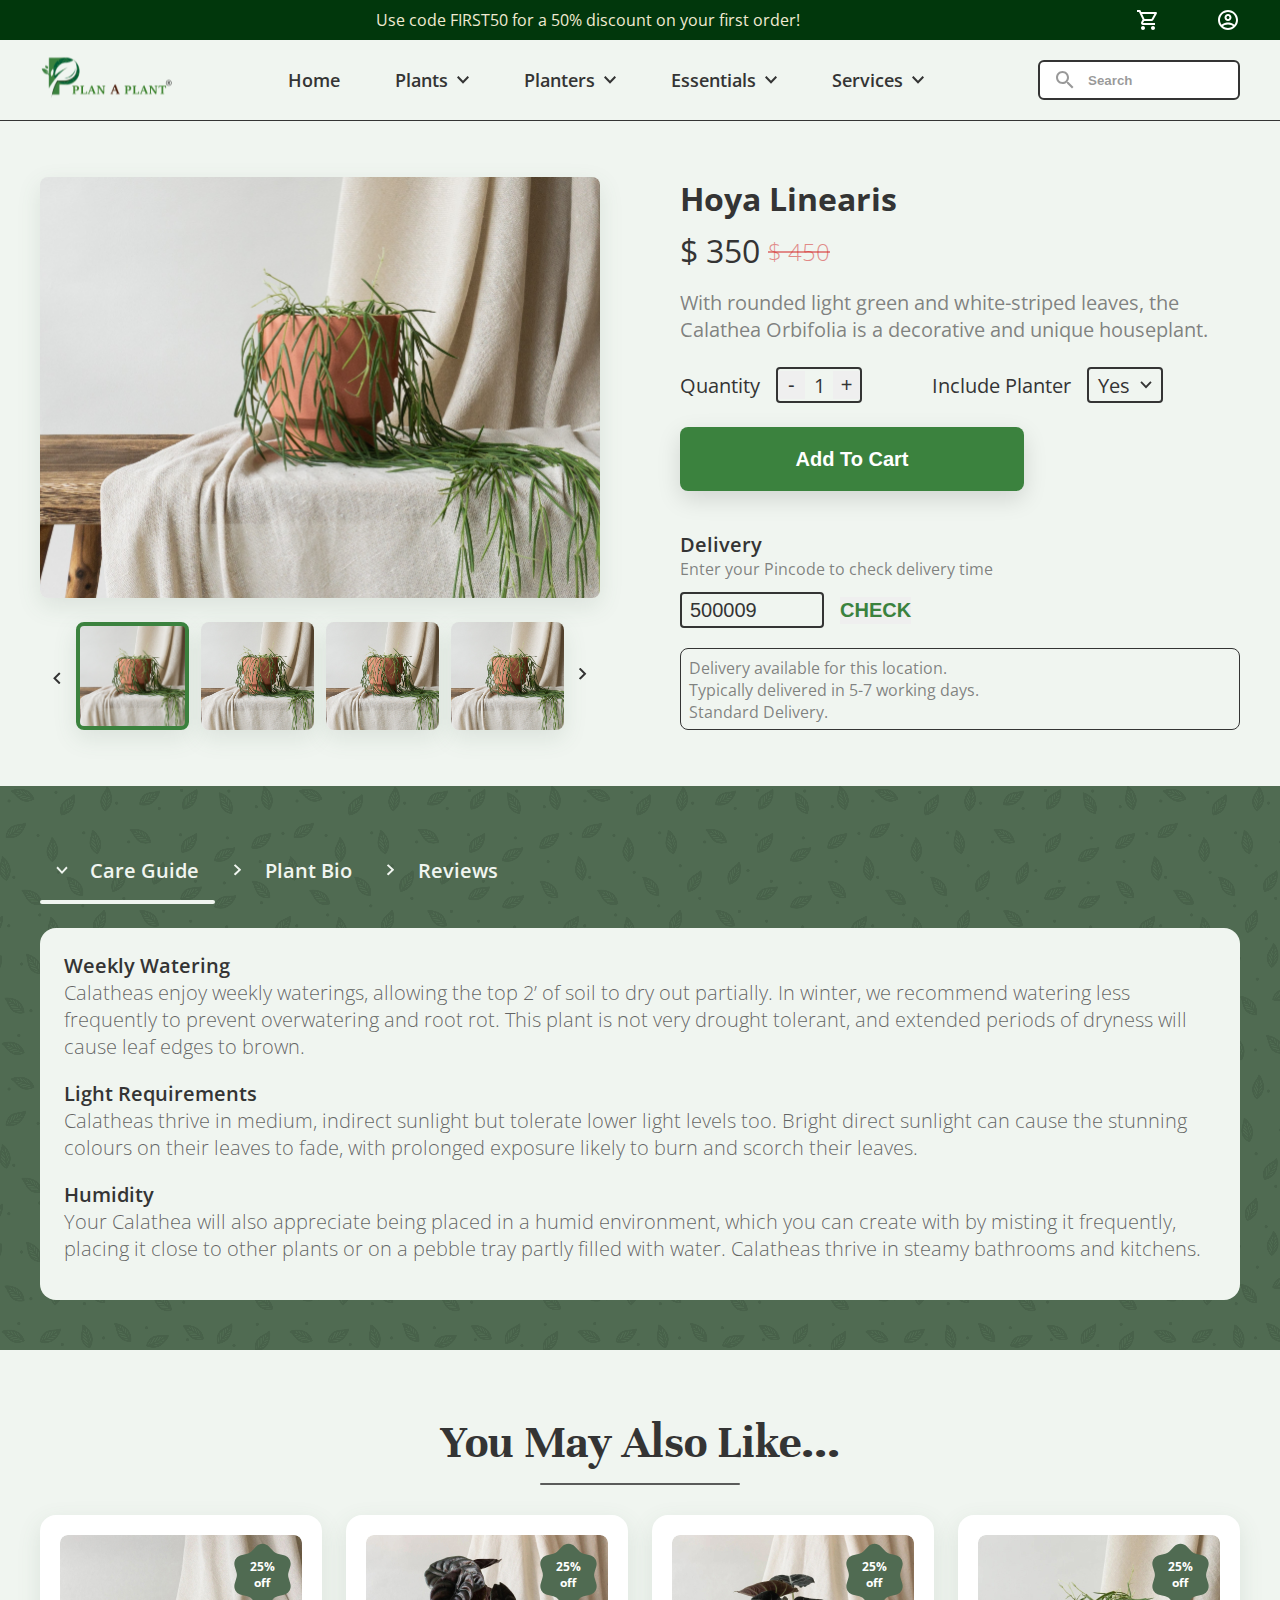
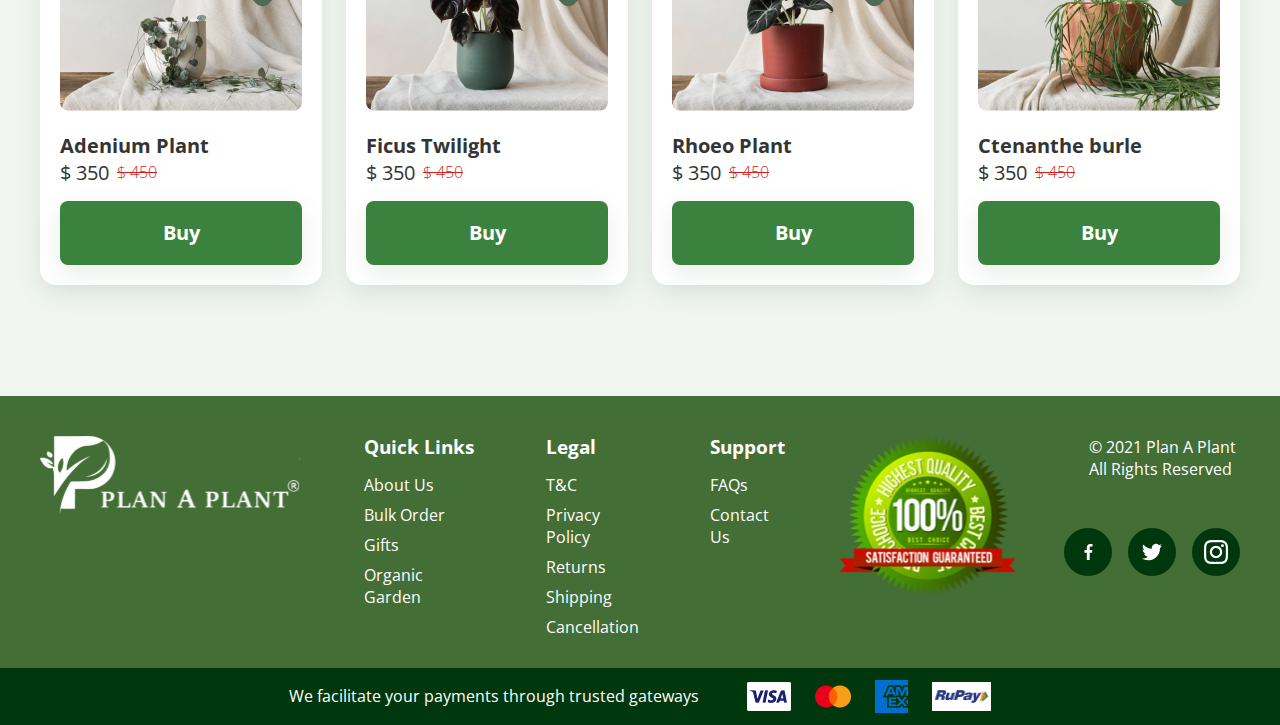
<file: index.html>
<!DOCTYPE html>
<html lang="en">
<head>
    <meta charset="UTF-8">
    <meta http-equiv="X-UA-Compatible" content="IE=edge">
    <meta name="viewport" content="width=device-width, initial-scale=1.0">
    <title>Product Item</title>
    <link rel="stylesheet" href="./assets/styles/css/main.css">
</head>
<body>
    <div class="discount">
        <div class="container discount__container">
            <p class="discount__heading">Use code FIRST50 for a 50% discount on your first order!</p>
            <div class="discount__profile">
                <img src="./assets/images/cart_icon.svg" class="discaunt__profile--cart">
                <img src="./assets/images/user_icon.svg" class="discaunt__profile--user">
            </div>
        </div>
    </div>

    <header class="header">
        <div class="container header__container">
            <a href="#" class="header__logo">
                <img src="./assets/images/logo_green_icon.svg" class="header__logo--img" alt="">
            </a>

            <nav class="header__navigation">
                <a href="" class="header__navigation--link">home</a>
                <a href="" class="header__navigation--link link-width-arrow">plants<span class="arrow-bottom"></span></a>
                <a href="" class="header__navigation--link">planters<span class="arrow-bottom"></span></a>
                <a href="" class="header__navigation--link">essentials<span class="arrow-bottom"></span></a>
                <a href="" class="header__navigation--link">services<span class="arrow-bottom"></span></a>
            </nav>

            <form class="header__form">
                <input type="text" class="header__form--input" placeholder="Search">
                <img src="./assets/images/search_icon.svg" class="header__form--icon" alt="">
            </form>
        </div>
    </header>

    <div class="review">
        <div class="container review__container">
            <div class="slider">

                <div class="slider__preview" style="background-image: url(./assets/images/slider/prev-image.jpg);"></div>

                <div class="slider__thumbnails">
                    <div class="slider__thumbnails-arrow slider__thumbnails-arrow--prev"></div>
                    <div class="slider__thumbnails-container">
                        <!-- ფიგმადან ვერ ამოვიდა სუფთად სურათები. ამიტომ ერთი და იგივე თამბნეილები დავდე -->
                        <div class="slider__thumbnails-container--img active" style="background-image: url(./assets/images/slider/prev-image.jpg);"></div>
                        <div class="slider__thumbnails-container--img" style="background-image: url(./assets/images/slider/prev-image.jpg);"></div>
                        <div class="slider__thumbnails-container--img" style="background-image: url(./assets/images/slider/prev-image.jpg);"></div>
                        <div class="slider__thumbnails-container--img" style="background-image: url(./assets/images/slider/prev-image.jpg);"></div>
                    </div>
                    <div class="slider__thumbnails-arrow slider__thumbnails-arrow--next"></div>
                </div>

            </div>
            <div class="description">
                <section class="price">
                    <h1 class="price__heading">Hoya Linearis</h1>
                    <h2 class="price__amount">$ 350 <span class="price__discount">$ 450</span></h2>
                    <p class="price__desc">
                        With rounded light green and white-striped leaves, the Calathea Orbifolia is a decorative and unique houseplant.
                    </p>
                    <div class="choose">
                        <div class="choose__quantity">
                            <p class="choose__desc">Quantity</p>
                            <div class="choose__counter">
                                <button>-</button>
                                <span>1</span>
                                <button>+</button>
                            </div>
                        </div>
                        <div class="choose__planter">
                            <p class="choose__desc">Include Planter</p>
                            <div class="choose__select">
                                <span>Yes</span>
                                <img src="./assets/images/arrow_icon.svg" alt="">
                            </div>
                        </div>
                    </div>
                    <button class="price__btn">Add to Cart</button>
                </section>

                <div class="delivery">
                    <h2 class="delivery__heading">Delivery</h2>
                    <p class="delivery__desc">Enter your Pincode to check delivery time</p>
                    <form class="pincode">
                        <input type="number" class="pincode__input" value="500009">
                        <button class="pincode__btn">check</button>
                    </form>
                    <div class="bordered">
                        <p class="delivery__desc">
                            Delivery available for this location.</p>
                        <p class="delivery__desc">
                            Typically delivered in 5-7 working days.</p>
                        <p class="delivery__desc">Standard Delivery.</p>
                    </div>
                </div>
            </div>
        </div>
    </div>

    <div class="advices">
        <div class="container">

            <div class="tabs">

                <nav class="tabs__navigation">
                    <a href="" class="tabs__navigation-link active">
                        <img src="./assets/images/white_arrow_icon.svg" class="tabs__navigation-link--arrows" alt="">
                        Care Guide
                    </a>
                    <a href="" class="tabs__navigation-link">
                        <img src="./assets/images/white_arrow_icon.svg" class="tabs__navigation-link--arrows" alt="">
                        Plant Bio
                    </a>
                    <a href="" class="tabs__navigation-link">
                        <img src="./assets/images/white_arrow_icon.svg" class="tabs__navigation-link--arrows" alt="">
                        Reviews
                    </a>
                </nav>

                <div class="tabs__content">
                    <h3 class="tabs__content-heading">Weekly Watering</h3>
                    <p class="tabs__content-desc">Calatheas enjoy weekly waterings, allowing the top 2’ of soil to dry out partially. In winter, we recommend watering less frequently to prevent overwatering and root rot. This plant is not very drought tolerant, and extended periods of dryness will cause leaf edges to brown.</p>
                    <h3 class="tabs__content-heading">Light Requirements</h3>
                    <p class="tabs__content-desc">Calatheas thrive in medium, indirect sunlight but tolerate lower light levels too. Bright direct sunlight can cause the stunning colours on their leaves to fade, with prolonged exposure likely to burn and scorch their leaves.</p>
                    <h3 class="tabs__content-heading">Humidity</h3>
                    <p class="tabs__content-desc">Your Calathea will also appreciate being placed in a humid environment, which you can create with by misting it frequently, placing it close to other plants or on a pebble tray partly filled with water. Calatheas thrive in steamy bathrooms and kitchens.</p>
                </div>
            </div>

        </div>
    </div>

    <div class="more-items">
        <h2 class="more-items__heading">You May Also Like...</h2>

        <div class="container more-items__container">

            <div class="product__card product__card-with-discount">
                <div class="discount__star">
                    <p class="discount__star-heading">
                        <span>25%</span>
                        <span>off</span>
                    </p>
                </div>
                <img src="./assets/images/more-items/p_10.jpg" alt="" class="product__card--img">
                <h3 class="product__card--heading">Adenium Plant</h3>
                <p class="product__card--price">$ 350<span class="product__card--price-discounted">$ 450</span></p>
                <a href="" class="product__card--btn">buy</a>
            </div>
            <div class="product__card product__card-with-discount">
                <div class="discount__star">
                    <p class="discount__star-heading">
                        <span>25%</span>
                        <span>off</span>
                    </p>
                </div>
                <img src="./assets/images/more-items/p_11.jpg" alt="" class="product__card--img">
                <h3 class="product__card--heading">Ficus Twilight</h3>
                <p class="product__card--price">$ 350<span class="product__card--price-discounted">$ 450</span></p>
                <a href="" class="product__card--btn">buy</a>
            </div>
            <div class="product__card product__card-with-discount">
                <div class="discount__star">
                    <p class="discount__star-heading">
                        <span>25%</span>
                        <span>off</span>
                    </p>
                </div>
                <img src="./assets/images/more-items/p_12.jpg" alt="" class="product__card--img">
                <h3 class="product__card--heading">Rhoeo Plant</h3>
                <p class="product__card--price">$ 350<span class="product__card--price-discounted">$ 450</span></p>
                <a href="" class="product__card--btn">buy</a>
            </div>
            <div class="product__card product__card-with-discount">
                <div class="discount__star">
                    <p class="discount__star-heading">
                        <span>25%</span>
                        <span>off</span>
                    </p>
                </div>
                <img src="./assets/images/more-items/p_13.jpg" alt="" class="product__card--img">
                <h3 class="product__card--heading">Ctenanthe burle</h3>
                <p class="product__card--price">$ 350<span class="product__card--price-discounted">$ 450</span></p>
                <a href="" class="product__card--btn">buy</a>
            </div>

        </div>
    </div>

    <footer class="footer">
        <div class="container footer__container">
            <div class="footer__nav">
                <img src="./assets/images/logo_white_icon.svg" class="footer__nav--logo" alt="">

                <nav class="footer__nav-col">
                    <h3 class="footer__nav-heading">Quick Links</h3>
                    <a href="" class="footer__nav-links">About Us</a>
                    <a href="" class="footer__nav-links">Bulk Order</a>
                    <a href="" class="footer__nav-links">Gifts</a>
                    <a href="" class="footer__nav-links">Organic Garden</a>
                </nav>

                <nav class="footer__nav-col">
                    <h3 class="footer__nav-heading">Legal</h3>
                    <a href="" class="footer__nav-links">T&C</a>
                    <a href="" class="footer__nav-links">Privacy Policy</a>
                    <a href="" class="footer__nav-links">Returns</a>
                    <a href="" class="footer__nav-links">Shipping</a>
                    <a href="" class="footer__nav-links">Cancellation</a>
                </nav>

                <nav class="footer__nav-col">
                    <h3 class="footer__nav-heading">Support</h3>
                    <a href="" class="footer__nav-links">FAQs</a>
                    <a href="" class="footer__nav-links">Contact Us</a>
                </nav>

            </div>

            <div class="footer__quality-logo">
                <img src="./assets/images/badge.png" class="footer__quality-logo-img" alt="">
            </div>

            <div class="footer__info">
                <p class="footer__info--desc">&copy; 2021 Plan A Plant All Rights Reserved</p>
                <div class="footer__social">
                    <a href="#" class="footer__social--icon">
                        <img src="./assets/images/socials/facebook_icon.svg" class="facebook" alt="">
                    </a>
                    <a href="#" class="footer__social--icon twitter">
                        <img src="./assets/images/socials/twitter_icon.svg" class="twitter" alt="">
                    </a>
                    <a href="#" class="footer__social--icon instagram">
                        <img src="./assets/images/socials/instagram_icon.svg" class="instagram" alt="">
                    </a>
                </div>
            </div>
        </div>
    </footer>

    <div class="payment">
        <div class="container payment__container">
            <p class="payment__desc">We facilitate your payments through trusted gateways</p>
            <div class="payment__method">
                <img src="./assets/images/payments/visa.png" alt="" class="payment__method--visa">
                <img src="./assets/images/payments/mastercard.png" alt="" class="payment__method--mc">
                <img src="./assets/images/payments/amex.png" alt="" class="payment__method--amex">
                <img src="./assets/images/payments/rupay.png" alt="" class="payment__method--rupay">
            </div>
        </div>
    </div>
</body>
</html>
</file>
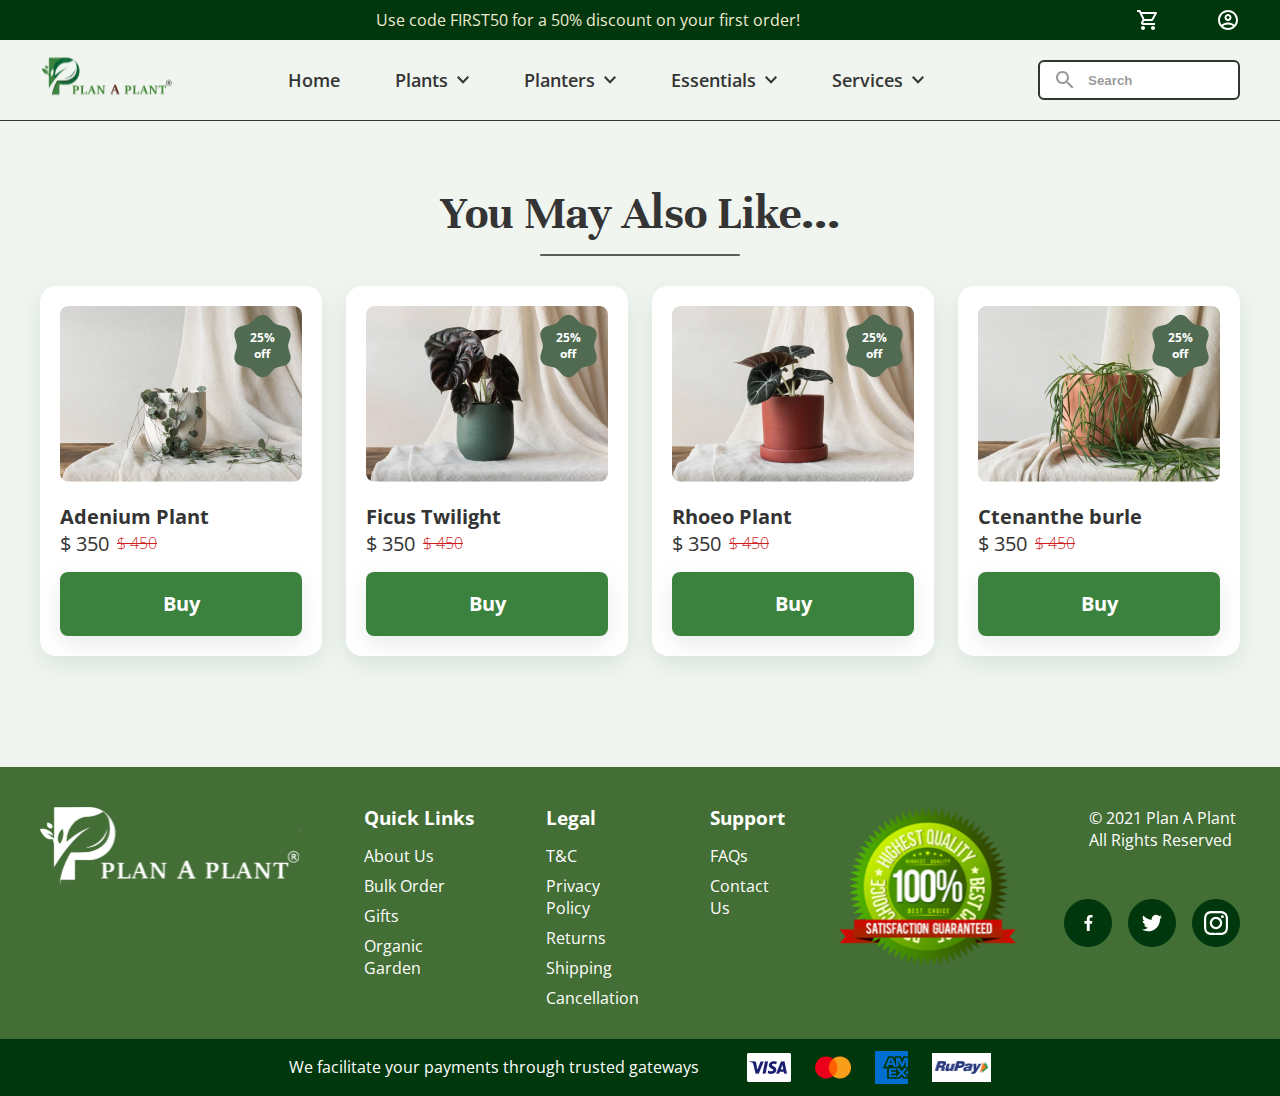
<file: item_page.html>
<!DOCTYPE html>
<html lang="en">
<head>
    <meta charset="UTF-8">
    <meta http-equiv="X-UA-Compatible" content="IE=edge">
    <meta name="viewport" content="width=device-width, initial-scale=1.0">
    <title>Product Item</title>
    <link rel="stylesheet" href="./assets/styles/css/main.css">
</head>
<body>
    <div class="discount">
        <div class="container discount__container">
            <p class="discount__heading">Use code FIRST50 for a 50% discount on your first order!</p>
            <div class="discount__profile">
                <img src="./assets/images/cart_icon.svg" class="discaunt__profile--cart">
                <img src="./assets/images/user_icon.svg" class="discaunt__profile--user">
            </div>
        </div>
    </div>

    <header class="header">
        <div class="container header__container">
            <a href="#" class="header__logo">
                <img src="./assets/images/logo_green_icon.svg" class="header__logo--img" alt="">
            </a>

            <nav class="header__navigation">
                <a href="" class="header__navigation--link">home</a>
                <a href="" class="header__navigation--link link-width-arrow">plants<span class="arrow-bottom"></span></a>
                <a href="" class="header__navigation--link">planters<span class="arrow-bottom"></span></a>
                <a href="" class="header__navigation--link">essentials<span class="arrow-bottom"></span></a>
                <a href="" class="header__navigation--link">services<span class="arrow-bottom"></span></a>
            </nav>

            <form class="header__form">
                <input type="text" class="header__form--input" placeholder="Search">
                <img src="./assets/images/search_icon.svg" class="header__form--icon" alt="">
            </form>
        </div>
    </header>

    <div class="more-items">
        <h2 class="more-items__heading">You May Also Like...</h2>

        <div class="container more-items__container">

            <div class="product__card product__card-with-discount">
                <div class="discount__star">
                    <p class="discount__star-heading">
                        <span>25%</span>
                        <span>off</span>
                    </p>
                </div>
                <img src="./assets/images/more-items/p_10.jpg" alt="" class="product__card--img">
                <h3 class="product__card--heading">Adenium Plant</h3>
                <p class="product__card--price">$ 350<span class="product__card--price-discounted">$ 450</span></p>
                <a href="" class="product__card--btn">buy</a>
            </div>
            <div class="product__card product__card-with-discount">
                <div class="discount__star">
                    <p class="discount__star-heading">
                        <span>25%</span>
                        <span>off</span>
                    </p>
                </div>
                <img src="./assets/images/more-items/p_11.jpg" alt="" class="product__card--img">
                <h3 class="product__card--heading">Ficus Twilight</h3>
                <p class="product__card--price">$ 350<span class="product__card--price-discounted">$ 450</span></p>
                <a href="" class="product__card--btn">buy</a>
            </div>
            <div class="product__card product__card-with-discount">
                <div class="discount__star">
                    <p class="discount__star-heading">
                        <span>25%</span>
                        <span>off</span>
                    </p>
                </div>
                <img src="./assets/images/more-items/p_12.jpg" alt="" class="product__card--img">
                <h3 class="product__card--heading">Rhoeo Plant</h3>
                <p class="product__card--price">$ 350<span class="product__card--price-discounted">$ 450</span></p>
                <a href="" class="product__card--btn">buy</a>
            </div>
            <div class="product__card product__card-with-discount">
                <div class="discount__star">
                    <p class="discount__star-heading">
                        <span>25%</span>
                        <span>off</span>
                    </p>
                </div>
                <img src="./assets/images/more-items/p_13.jpg" alt="" class="product__card--img">
                <h3 class="product__card--heading">Ctenanthe burle</h3>
                <p class="product__card--price">$ 350<span class="product__card--price-discounted">$ 450</span></p>
                <a href="" class="product__card--btn">buy</a>
            </div>

        </div>
    </div>

    <footer class="footer">
        <div class="container footer__container">
            <div class="footer__nav">
                <img src="./assets/images/logo_white_icon.svg" class="footer__nav--logo" alt="">

                <nav class="footer__nav-col">
                    <h3 class="footer__nav-heading">Quick Links</h3>
                    <a href="" class="footer__nav-links">About Us</a>
                    <a href="" class="footer__nav-links">Bulk Order</a>
                    <a href="" class="footer__nav-links">Gifts</a>
                    <a href="" class="footer__nav-links">Organic Garden</a>
                </nav>

                <nav class="footer__nav-col">
                    <h3 class="footer__nav-heading">Legal</h3>
                    <a href="" class="footer__nav-links">T&C</a>
                    <a href="" class="footer__nav-links">Privacy Policy</a>
                    <a href="" class="footer__nav-links">Returns</a>
                    <a href="" class="footer__nav-links">Shipping</a>
                    <a href="" class="footer__nav-links">Cancellation</a>
                </nav>

                <nav class="footer__nav-col">
                    <h3 class="footer__nav-heading">Support</h3>
                    <a href="" class="footer__nav-links">FAQs</a>
                    <a href="" class="footer__nav-links">Contact Us</a>
                </nav>

            </div>

            <div class="footer__quality-logo">
                <img src="./assets/images/badge.png" class="footer__quality-logo-img" alt="">
            </div>

            <div class="footer__info">
                <p class="footer__info--desc">&copy; 2021 Plan A Plant All Rights Reserved</p>
                <div class="footer__social">
                    <a href="#" class="footer__social--icon">
                        <img src="./assets/images/socials/facebook_icon.svg" class="facebook" alt="">
                    </a>
                    <a href="#" class="footer__social--icon twitter">
                        <img src="./assets/images/socials/twitter_icon.svg" class="twitter" alt="">
                    </a>
                    <a href="#" class="footer__social--icon instagram">
                        <img src="./assets/images/socials/instagram_icon.svg" class="instagram" alt="">
                    </a>
                </div>
            </div>
        </div>
    </footer>

    <div class="payment">
        <div class="container payment__container">
            <p class="payment__desc">We facilitate your payments through trusted gateways</p>
            <div class="payment__method">
                <img src="./assets/images/payments/visa.png" alt="" class="payment__method--visa">
                <img src="./assets/images/payments/mastercard.png" alt="" class="payment__method--mc">
                <img src="./assets/images/payments/amex.png" alt="" class="payment__method--amex">
                <img src="./assets/images/payments/rupay.png" alt="" class="payment__method--rupay">
            </div>
        </div>
    </div>
</body>
</html>
</file>
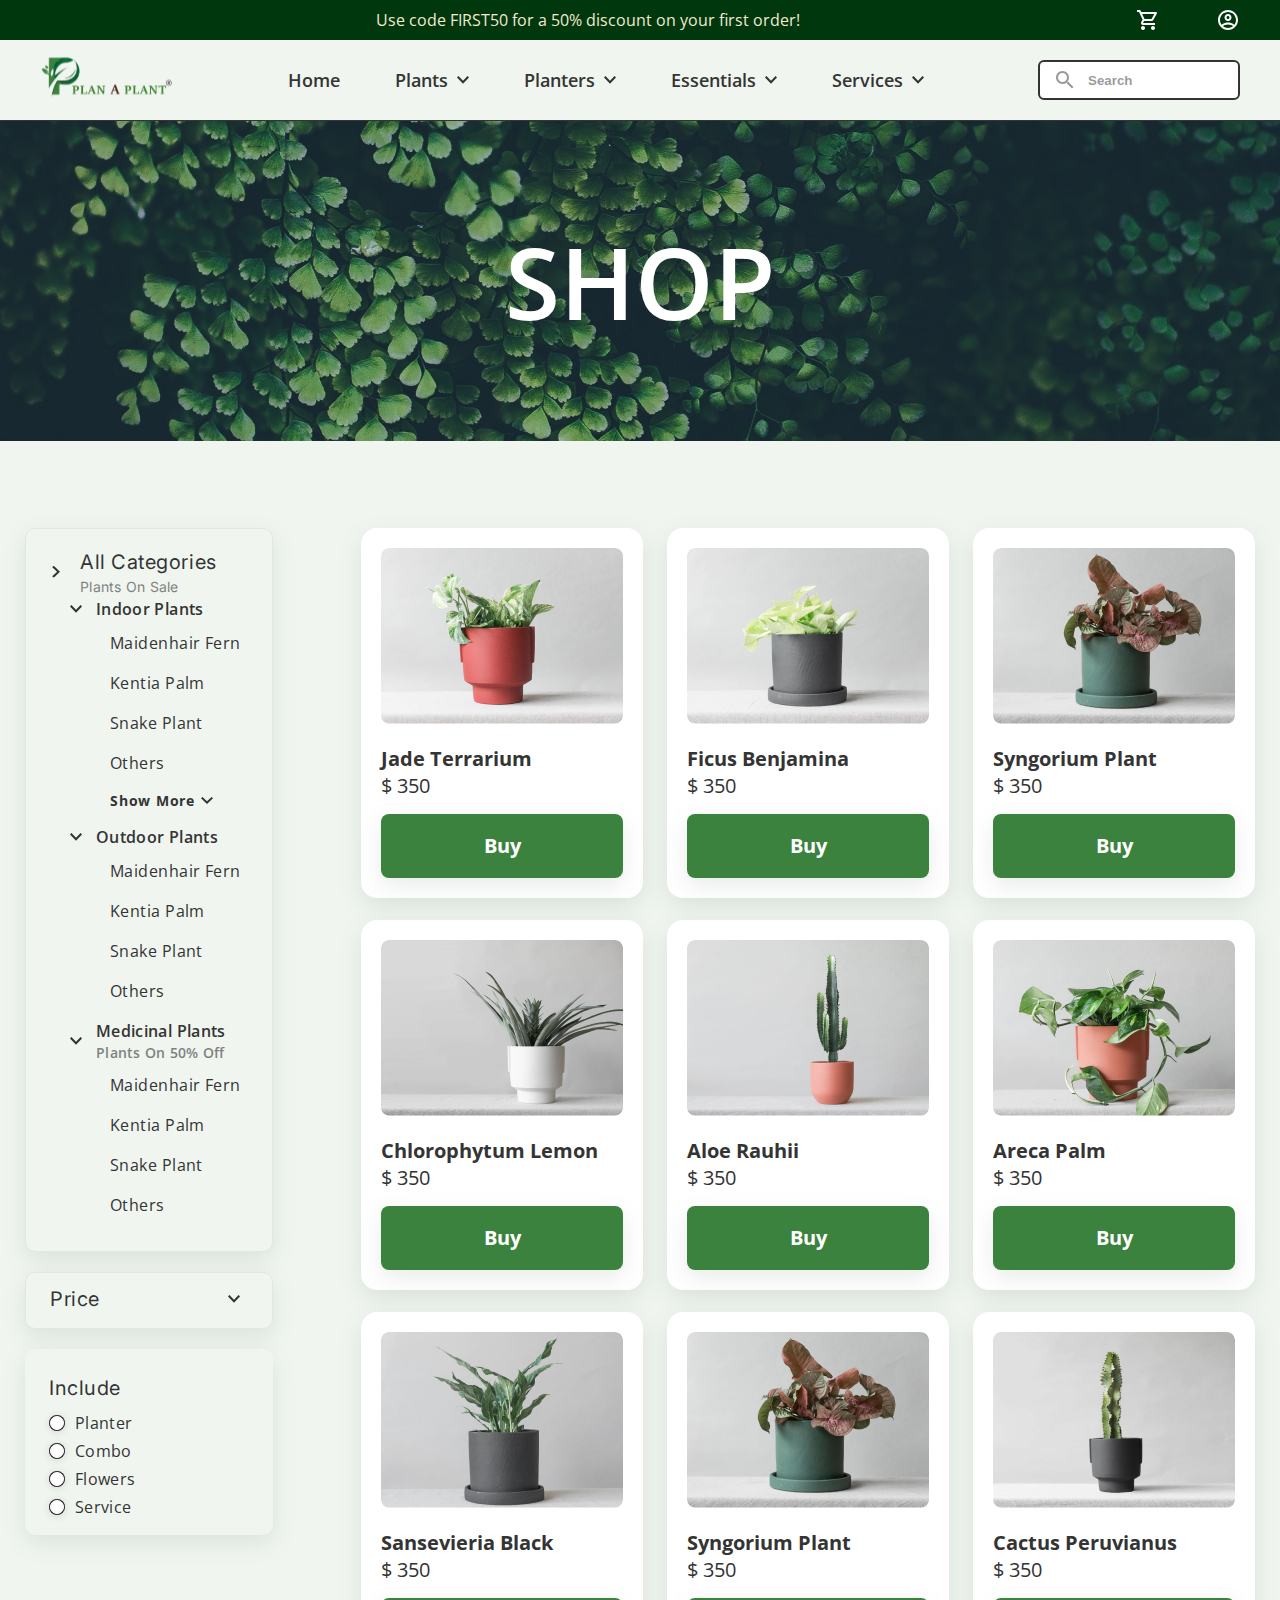
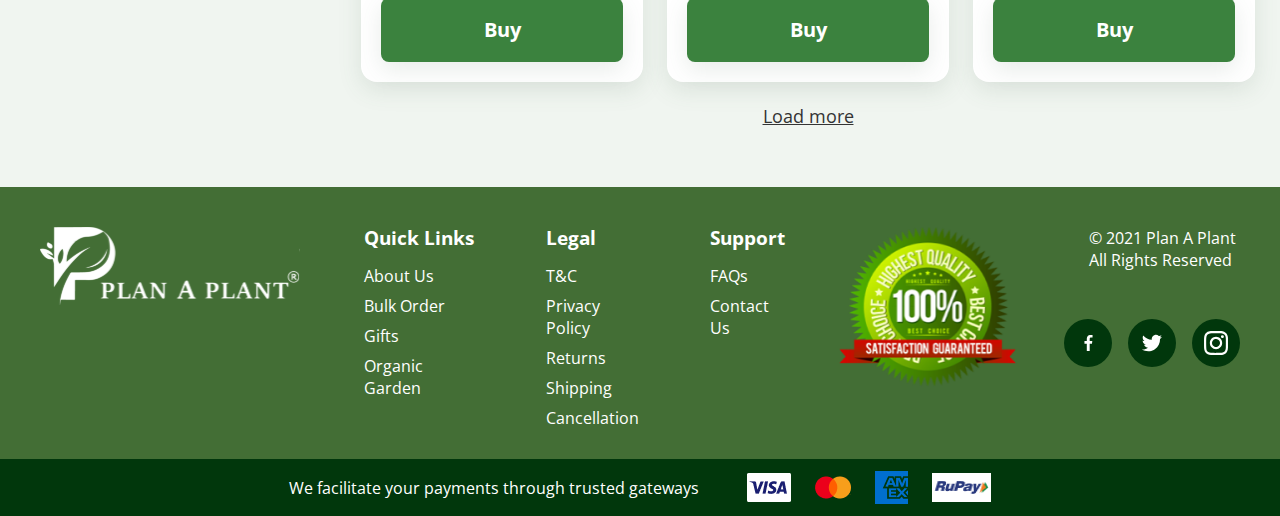
<file: products_page.html>
<!DOCTYPE html>
<html lang="en">
    <head>
        <meta charset="UTF-8">
        <meta http-equiv="X-UA-Compatible" content="IE=edge">
        <meta name="viewport" content="width=device-width, initial-scale=1.0">
        <title>Plan A plant</title>
        <link rel="stylesheet" href="./assets/styles/css/main.css">
    </head>
    <body>
        <div class="discount">
            <div class="container discount__container">
                <p class="discount__heading">Use code FIRST50 for a 50% discount on your first order!</p>
                <div class="discount__profile">
                    <img src="./assets/images/cart_icon.svg" class="discaunt__profile--cart">
                    <img src="./assets/images/user_icon.svg" class="discaunt__profile--user">
                </div>
            </div>
        </div>

        <header class="header">
            <div class="container header__container">
                <a href="#" class="header__logo">
                    <img src="./assets/images/logo_green_icon.svg" class="header__logo--img" alt="">
                </a>

                <nav class="header__navigation">
                    <a href="" class="header__navigation--link">home</a>
                    <a href="" class="header__navigation--link link-width-arrow">plants<span class="arrow-bottom"></span></a>
                    <a href="" class="header__navigation--link">planters<span class="arrow-bottom"></span></a>
                    <a href="" class="header__navigation--link">essentials<span class="arrow-bottom"></span></a>
                    <a href="" class="header__navigation--link">services<span class="arrow-bottom"></span></a>
                </nav>

                <form class="header__form">
                    <input type="text" class="header__form--input" placeholder="Search">
                    <img src="./assets/images/search_icon.svg" class="header__form--icon" alt="">
                </form>
            </div>
        </header>

        <div class="hero">
            <div class="container hero__container">
                <h1 class="hero__heading">shop</h1>
            </div>
        </div>

        <main class="main">
            <div class="main__container">
                <aside class="main__sidebar">
                    <div class="filters filters__by--cat">

                        <div class="flex-start">
                            <span class="filters__heading--arrow-right"></span>
                            <h2 class="filters__heading">
                                all categories
                                <span class="filters__heading--info">Plants on Sale</span>
                            </h2>
                        </div>

                        <div class="filters__sub-heading-wrapper">
                            <div class="flex-start">
                                <span class="filters__sub-heading--arrow-down" id="indoor--arrow"></span>
                                <h2 class="filters__sub-heading">
                                    Indoor Plants
                                </h2>
                            </div>
                            <nav class="filters__sub-heading--list" id="indoor--list">
                                <a href="" class="filters__sub-heading--list-items">Maidenhair Fern</a>
                                <a href="" class="filters__sub-heading--list-items">Kentia Palm</a>
                                <a href="" class="filters__sub-heading--list-items">Snake Plant</a>
                                <a href="" class="filters__sub-heading--list-items">Others</a>
                                <a href="" class="show-more--btn flex-start">
                                    Show more 
                                    <span class="show-more--arrow"></span>
                                </a>
                            </nav>
                        </div>

                        <div class="filters__sub-heading-wrapper">
                            <div class="flex-start">
                                <span class="filters__sub-heading--arrow-down" id="outdoor--arrow"></span>
                                <h2 class="filters__sub-heading">
                                    Outdoor Plants
                                </h2>
                            </div>
                            <nav class="filters__sub-heading--list" id="outdoor--list">
                                <a href="" class="filters__sub-heading--list-items">Maidenhair Fern</a>
                                <a href="" class="filters__sub-heading--list-items">Kentia Palm</a>
                                <a href="" class="filters__sub-heading--list-items">Snake Plant</a>
                                <a href="" class="filters__sub-heading--list-items">Others</a>
                            </nav>
                        </div>

                        <div class="filters__sub-heading-wrapper">
                            <div class="flex-start">
                                <span class="filters__sub-heading--arrow-down" id="medicine--arrow"></span>
                                <h2 class="filters__sub-heading">
                                    Medicinal Plants
                                    <span class="filters__heading--info">Plants on 50% off</span>
                                </h2>
                            </div>
                            <nav class="filters__sub-heading--list" id="medicine--list">
                                <a href="" class="filters__sub-heading--list-items">Maidenhair Fern</a>
                                <a href="" class="filters__sub-heading--list-items">Kentia Palm</a>
                                <a href="" class="filters__sub-heading--list-items">Snake Plant</a>
                                <a href="" class="filters__sub-heading--list-items">Others</a>
                            </nav>
                        </div>

                    </div>

                    <div class="filters filters__by--price">
                        <h2 class="filters__heading flex-between">price <span class="filters__heading--arrow-down"></span></h2>
                    </div>

                    <div class="filters filters__by--include">
                        <h2 class="filters__heading">include</h2>
                        <form class="form__include">
                            <div class="form__include--group">
                                <input class="form__include--group-input" type="radio" id="planter" name="includes" value="PLANTER">
                                <label class="form__include--group-label" for="planter">Planter</label>
                            </div>
                            <div class="form__include--group">
                                <input class="form__include--group-input" type="radio" id="combo" name="includes" value="COMBO">
                                <label class="form__include--group-label" for="combo">Combo</label>
                            </div>
                            <div class="form__include--group">
                                <input class="form__include--group-input" type="radio" id="flowers" name="includes" value="FLOWERS">
                                <label class="form__include--group-label" for="flowers">Flowers</label>
                            </div>
                            <div class="form__include--group">
                                <input class="form__include--group-input" type="radio" id="service" name="includes" value="SERVICE">
                                <label class="form__include--group-label" for="service">Service</label>
                            </div>
                        </form>
                    </div>
                </aside>

                <div class="main__products">

                    <div class="product__card">
                        <img src="./assets/images/products/p-1.jpg" alt="" class="product__card--img">
                        <h3 class="product__card--heading">Jade Terrarium</h3>
                        <p class="product__card--price">$ 350</p>
                        <a href="" class="product__card--btn">buy</a>
                    </div>

                    <div class="product__card">
                        <img src="./assets/images/products/p-2.jpg" alt="" class="product__card--img">
                        <h3 class="product__card--heading">Ficus Benjamina</h3>
                        <p class="product__card--price">$ 350</p>
                        <a href="" class="product__card--btn">buy</a>
                    </div>

                    <div class="product__card">
                        <img src="./assets/images/products/p-3.jpg" alt="" class="product__card--img">
                        <h3 class="product__card--heading">Syngorium Plant</h3>
                        <p class="product__card--price">$ 350</p>
                        <a href="" class="product__card--btn">buy</a>
                    </div>

                    <div class="product__card">
                        <img src="./assets/images/products/p-4.jpg" alt="" class="product__card--img">
                        <h3 class="product__card--heading">Chlorophytum Lemon</h3>
                        <p class="product__card--price">$ 350</p>
                        <a href="" class="product__card--btn">buy</a>
                    </div>

                    <div class="product__card">
                        <img src="./assets/images/products/p-5.jpg" alt="" class="product__card--img">
                        <h3 class="product__card--heading">Aloe Rauhii</h3>
                        <p class="product__card--price">$ 350</p>
                        <a href="" class="product__card--btn">buy</a>
                    </div>

                    <div class="product__card">
                        <img src="./assets/images/products/p-7.jpg" alt="" class="product__card--img">
                        <h3 class="product__card--heading">Areca Palm</h3>
                        <p class="product__card--price">$ 350</p>
                        <a href="" class="product__card--btn">buy</a>
                    </div>

                    <div class="product__card">
                        <img src="./assets/images/products/p-6.jpg" alt="" class="product__card--img">
                        <h3 class="product__card--heading">Sansevieria Black</h3>
                        <p class="product__card--price">$ 350</p>
                        <a href="" class="product__card--btn">buy</a>
                    </div>

                    <div class="product__card">
                        <img src="./assets/images/products/p-8.jpg" alt="" class="product__card--img">
                        <h3 class="product__card--heading">Syngorium Plant</h3>
                        <p class="product__card--price">$ 350</p>
                        <a href="" class="product__card--btn">buy</a>
                    </div>

                    <div class="product__card">
                        <img src="./assets/images/products/p-9.jpg" alt="" class="product__card--img">
                        <h3 class="product__card--heading">Cactus Peruvianus</h3>
                        <p class="product__card--price">$ 350</p>
                        <a href="" class="product__card--btn">buy</a>
                    </div>
                    <div class="load-more--btn-container">
                        <a href="" class="load-more--btn">Load more</a>
                    </div>
                </div>
            </div>
        </main>
        <footer class="footer">
            <div class="container footer__container">
                <div class="footer__nav">
                    <img src="./assets/images/logo_white_icon.svg" class="footer__nav--logo" alt="">

                    <nav class="footer__nav-col">
                        <h3 class="footer__nav-heading">Quick Links</h3>
                        <a href="" class="footer__nav-links">About Us</a>
                        <a href="" class="footer__nav-links">Bulk Order</a>
                        <a href="" class="footer__nav-links">Gifts</a>
                        <a href="" class="footer__nav-links">Organic Garden</a>
                    </nav>

                    <nav class="footer__nav-col">
                        <h3 class="footer__nav-heading">Legal</h3>
                        <a href="" class="footer__nav-links">T&C</a>
                        <a href="" class="footer__nav-links">Privacy Policy</a>
                        <a href="" class="footer__nav-links">Returns</a>
                        <a href="" class="footer__nav-links">Shipping</a>
                        <a href="" class="footer__nav-links">Cancellation</a>
                    </nav>

                    <nav class="footer__nav-col">
                        <h3 class="footer__nav-heading">Support</h3>
                        <a href="" class="footer__nav-links">FAQs</a>
                        <a href="" class="footer__nav-links">Contact Us</a>
                    </nav>

                </div>

                <div class="footer__quality-logo">
                    <img src="./assets/images/badge.png" class="footer__quality-logo-img" alt="">
                </div>

                <div class="footer__info">
                    <p class="footer__info--desc">&copy; 2021 Plan A Plant All Rights Reserved</p>
                    <div class="footer__social">
                        <a href="#" class="footer__social--icon">
                            <img src="./assets/images/socials/facebook_icon.svg" class="facebook" alt="">
                        </a>
                        <a href="#" class="footer__social--icon twitter">
                            <img src="./assets/images/socials/twitter_icon.svg" class="twitter" alt="">
                        </a>
                        <a href="#" class="footer__social--icon instagram">
                            <img src="./assets/images/socials/instagram_icon.svg" class="instagram" alt="">
                        </a>
                    </div>
                </div>
            </div>
        </footer>

        <div class="payment">
            <div class="container payment__container">
                <p class="payment__desc">We facilitate your payments through trusted gateways</p>
                <div class="payment__method">
                    <img src="./assets/images/payments/visa.png" alt="" class="payment__method--visa">
                    <img src="./assets/images/payments/mastercard.png" alt="" class="payment__method--mc">
                    <img src="./assets/images/payments/amex.png" alt="" class="payment__method--amex">
                    <img src="./assets/images/payments/rupay.png" alt="" class="payment__method--rupay">
                </div>
            </div>
        </div>
        <script src="./assets/js/filters.js"></script>
    </body>
</html>
</file>
<file: assets/styles/css/main.css>
@import url("https://fonts.googleapis.com/css2?family=Inter&family=Open+Sans:wght@400;600;700&display=swap");
@import url("https://fonts.googleapis.com/css2?family=Inter&display=swap");
@import url("https://fonts.googleapis.com/css2?family=Unna:wght@700&display=swap");
*,
*::after,
*::before {
  margin: 0;
  padding: 0;
  box-sizing: border-box;
}

.website-wrapper {
  overflow: hidden;
}

a:link,
a:visited {
  text-decoration: none;
}

input,
button {
  border: none;
}

input:focus {
  outline: none;
}

body {
  font-family: "Open Sans", sans-serif;
  font-weight: 400;
  font-size: 16px;
}

.flex-between {
  display: flex;
  align-items: center;
  justify-content: space-between;
}

.flex-start {
  display: flex;
  align-items: center;
  justify-content: flex-start;
}

.container {
  max-width: 1200px;
  margin: 0 auto;
}

.main__container {
  max-width: 1230px;
  margin: 0 auto;
  display: flex;
  align-items: initial;
  justify-content: space-between;
  flex-wrap: initial;
}

.product__card {
  width: 282px;
  height: 369.5px;
  background: #fff;
  box-shadow: 0px 8px 23px rgba(80, 107, 82, 0.13);
  border-radius: 16px;
  padding: 20px;
}
.product__card-with-discount {
  position: relative;
}
.product__card--img {
  width: 242px;
  height: 175.5px;
  border-radius: 8px;
  margin-bottom: 16px;
}
.product__card--heading {
  font-weight: 700;
  font-size: 20px;
  line-height: 27px;
  color: #343434;
}
.product__card--price {
  display: flex;
  align-items: center;
  justify-content: initial;
  flex-wrap: initial;
  -moz-column-gap: 8px;
       column-gap: 8px;
  font-size: 20px;
  line-height: 27px;
  color: #343434;
  margin-bottom: 15px;
}
.product__card--price-discounted {
  font-weight: 300;
  font-size: 16px;
  line-height: 22px;
  text-decoration-line: line-through;
  color: #D11F1F;
}
.product__card--btn {
  width: 242px;
  height: 64px;
  background: #3B823E;
  box-shadow: 0px 8px 23px rgba(80, 107, 82, 0.13);
  border-radius: 8px;
  display: flex;
  align-items: center;
  justify-content: center;
  flex-wrap: initial;
  text-transform: capitalize;
  font-weight: 700;
  font-size: 20px;
  line-height: 27px;
  color: #fff;
}

.discount__star {
  position: absolute;
  top: 28px;
  right: 28px;
  width: 64px;
  height: 64px;
  background-image: url(../../images/more-items/star.svg);
  background-position: center;
  background-repeat: no-repeat;
  background-size: contain;
  display: flex;
  align-items: center;
  justify-content: center;
  flex-wrap: initial;
}
.discount__star-heading {
  font-family: "Open Sans", sans-serif;
  font-weight: 700;
  font-size: 12px;
  line-height: 16px;
  color: #fff;
  display: flex;
  flex-direction: column;
  align-items: center;
  justify-content: center;
  flex-wrap: wrap;
  align-content: initial;
}

.discount {
  background-color: #01370C;
}
.discount__container {
  height: 40px;
  display: flex;
  align-items: center;
  justify-content: space-between;
  flex-wrap: initial;
}
.discount__heading {
  line-height: 22px;
  color: #F0EAD2;
  width: 100%;
  text-align: center;
}
.discount__profile {
  display: flex;
  align-items: center;
  justify-content: initial;
  flex-wrap: initial;
  -moz-column-gap: 56px;
       column-gap: 56px;
}
.discount__profile--cart {
  width: 24px;
  height: 24px;
  cursor: pointer;
}
.discount__profile--user {
  width: 24px;
  height: 24px;
  cursor: pointer;
}

.header {
  background-color: #F0F5F0;
  border-bottom: 1px solid #343434;
}
.header__container {
  height: 80px;
  display: flex;
  align-items: center;
  justify-content: space-between;
  flex-wrap: initial;
}
.header__logo--img {
  width: 133px;
}
.header__navigation {
  display: flex;
  align-items: center;
  justify-content: initial;
  flex-wrap: initial;
  -moz-column-gap: 55px;
       column-gap: 55px;
}
.header__navigation--link {
  font-weight: 600;
  font-size: 18px;
  line-height: 25px;
  color: #343434;
  text-transform: capitalize;
  display: flex;
  align-items: center;
  justify-content: initial;
  flex-wrap: initial;
  -moz-column-gap: 9px;
       column-gap: 9px;
}
.header__navigation .arrow-bottom {
  width: 12px;
  height: 7.5px;
  background-image: url(../../images/arrow_icon.svg);
  background-position: center;
  background-size: cover;
}
.header__form {
  position: relative;
  width: 202px;
  height: 40px;
}
.header__form--input {
  font-weight: 600;
  line-height: 22px;
  color: rgba(52, 52, 52, 0.5);
  width: 100%;
  height: 100%;
  border: 2px solid #343434;
  border-radius: 6px;
  padding: 13px 12px 13px 48px;
}
.header__form--input::-moz-placeholder {
  font-weight: 600;
  line-height: 22px;
  color: rgba(52, 52, 52, 0.5);
}
.header__form--input::placeholder {
  font-weight: 600;
  line-height: 22px;
  color: rgba(52, 52, 52, 0.5);
}
.header__form--icon {
  position: absolute;
  left: 15px;
  top: 50%;
  transform: translateY(-50%);
}

.hero {
  height: 320px;
  background-image: url(../../images/hero/hero_bg.jpg);
  background-position: center;
  background-repeat: no-repeat;
  background-size: cover;
}
.hero__container {
  height: 100%;
  display: flex;
  align-items: center;
  justify-content: center;
  flex-wrap: initial;
}
.hero__heading {
  text-transform: uppercase;
  font-weight: 600;
  font-size: 100px;
  line-height: 136px;
  color: #fff;
}

.main {
  padding: 87px 0 58px;
  background-color: #F0F5F0;
}
.main__sidebar {
  width: 248px;
}
.main__products {
  width: 894px;
  display: flex;
  align-items: initial;
  justify-content: initial;
  flex-wrap: wrap;
  -moz-column-gap: 24px;
       column-gap: 24px;
  row-gap: 22.5px;
}

.load-more--btn-container {
  width: 100%;
  display: flex;
  align-items: center;
  justify-content: center;
  flex-wrap: initial;
}

.load-more--btn {
  font-size: 18px;
  line-height: 25px;
  text-decoration: underline !important;
  color: #343434;
}

.filters {
  background: #F0F5F0;
  box-shadow: 0px 8px 23px rgba(80, 107, 82, 0.13);
  border-radius: 10px;
  width: 100%;
  padding-left: 24px;
}
.filters:not(:last-child) {
  margin-bottom: 20px;
}
.filters__heading {
  text-transform: capitalize;
  font-weight: 400;
  font-family: "Inter", sans-serif;
  font-size: 20px;
  line-height: 150%;
  letter-spacing: 0.0275em;
  color: #343434;
  position: relative;
}
.filters__heading--info {
  font-size: 14px;
  line-height: 143%;
  letter-spacing: 0.018em;
  color: #343434;
  opacity: 0.6;
  display: block;
}
.filters__heading--arrow-down {
  width: 12px;
  height: 7.5px;
  background-image: url(../../images/arrow_icon.svg);
  background-position: center;
  background-size: cover;
  background-repeat: no-repeat;
  margin-right: 32px;
  cursor: pointer;
}
.filters__heading--arrow-right {
  width: 12px;
  height: 7.5px;
  background-image: url(../../images/arrow_icon.svg);
  background-position: center;
  background-size: cover;
  background-repeat: no-repeat;
  transform: rotate(-90deg);
  cursor: pointer;
  margin-right: 18px;
}
.filters__sub-heading {
  text-transform: capitalize;
  font-size: 16px;
  font-weight: 600;
  line-height: 150%;
  letter-spacing: 0.022em;
  color: #343434;
}
.filters__sub-heading-wrapper {
  padding-left: 20px;
}
.filters__sub-heading--list {
  padding-left: 40px;
  height: auto;
  margin-top: 10px;
  margin-bottom: 15px;
  transition: all 0.2s;
}
.filters__sub-heading--list-items {
  display: block;
  margin-bottom: 16px;
  line-height: 150%;
  letter-spacing: 0.0275em;
  color: #343434;
  text-transform: capitalize;
}
.filters__sub-heading--list.toggle {
  height: 0;
  overflow: hidden;
}
.filters__sub-heading--arrow-down {
  width: 12px;
  height: 7.5px;
  background-image: url(../../images/arrow_icon.svg);
  background-position: center;
  background-size: cover;
  background-repeat: no-repeat;
  margin-right: 14px;
  cursor: pointer;
  transition: transform 0.2s;
}
.filters__sub-heading--arrow-down.toggle {
  transform: rotate(-90deg);
}
.filters__by--cat {
  padding-top: 18px;
  padding-bottom: 18px;
  border: 1px solid #E3E5E6;
}
.filters__by--include {
  padding-top: 24px;
  padding-bottom: 16px;
}
.filters__by--price {
  padding-top: 11px;
  padding-bottom: 14px;
  border: 1px solid #E3E5E6;
}

.show-more--btn {
  font-weight: 700;
  font-size: 14px;
  line-height: 19px;
  letter-spacing: 0.75px;
  text-transform: capitalize;
  color: #343434;
}

.show-more--arrow {
  width: 12px;
  height: 7.5px;
  background-image: url(../../images/arrow_icon.svg);
  background-position: center;
  background-size: cover;
  background-repeat: no-repeat;
  margin-left: 6px;
  cursor: pointer;
}

.form__include {
  margin-top: 8px;
}
.form__include--group {
  display: flex;
  align-items: center;
  justify-content: initial;
  flex-wrap: initial;
  -moz-column-gap: 10px;
       column-gap: 10px;
}
.form__include--group:not(:last-child) {
  margin-bottom: 4px;
}
.form__include--group-input {
  position: relative;
  width: 16px;
  height: 16px;
}
.form__include--group-input::before {
  content: "";
  width: 16px;
  height: 16px;
  background-color: #343434;
  border-radius: 50%;
  position: absolute;
  left: 0;
  top: 0;
  box-shadow: 0px 1px 8px rgba(0, 0, 0, 0.13);
}
.form__include--group-input::after {
  content: "";
  width: 14px;
  height: 14px;
  background-color: #fff;
  border: 1px solid #fff;
  border-radius: 50%;
  position: absolute;
  left: 50%;
  top: 50%;
  transform: translate(-50%, -50%);
  z-index: 2;
}
.form__include--group-input:checked::after {
  background-color: #343434;
}
.form__include--group-input:checked::before {
  background-color: #343434;
}
.form__include--group-label {
  line-height: 150%;
  letter-spacing: 0.022em;
  color: #343434;
}

.footer {
  background-color: #436E35;
  padding: 40px 0 30px;
}
.footer__container {
  display: flex;
  align-items: initial;
  justify-content: initial;
  flex-wrap: initial;
  -moz-column-gap: 47px;
       column-gap: 47px;
}
.footer__nav {
  display: flex;
  align-items: initial;
  justify-content: initial;
  flex-wrap: initial;
  -moz-column-gap: 64px;
       column-gap: 64px;
}
.footer__nav-col {
  display: flex;
  flex-direction: column;
  align-items: initial;
  justify-content: initial;
  flex-wrap: initial;
  align-content: initial;
}
.footer__nav--logo {
  height: 78px;
  width: 259;
}
.footer__nav-heading {
  font-weight: 700;
  line-height: 22px;
  color: #fff;
  margin-bottom: 16px;
}
.footer__nav-links {
  line-height: 22px;
  color: #fff;
}
.footer__nav-links:not(:last-child) {
  margin-bottom: 8px;
}
.footer__quality-logo {
  width: 179px;
  height: 160px;
}
.footer__quality-logo-img {
  width: 179px;
  height: 160px;
}
.footer__info {
  display: flex;
  flex-direction: column;
  align-items: initial;
  justify-content: space-between;
  flex-wrap: initial;
  align-content: initial;
  width: 176px;
  height: 140px;
}
.footer__info--desc {
  line-height: 22px;
  color: #fff;
  padding-left: 25px;
}
.footer__social {
  display: flex;
  align-items: center;
  justify-content: initial;
  flex-wrap: initial;
  -moz-column-gap: 16px;
       column-gap: 16px;
}
.footer__social--icon {
  height: 48px;
  width: 48px;
  border-radius: 50%;
  background-color: #01370C;
  display: flex;
  align-items: center;
  justify-content: center;
  flex-wrap: initial;
}
.footer__social--icon .facebook {
  height: 18px;
  width: 9px;
}
.footer__social--icon .twitter {
  height: 18px;
  width: 22px;
}
.footer__social--icon .instagram {
  height: 24px;
  width: 24px;
}

.payment {
  background-color: #01370C;
}
.payment__container {
  height: 57px;
  display: flex;
  align-items: center;
  justify-content: center;
  flex-wrap: initial;
  -moz-column-gap: 48px;
       column-gap: 48px;
}
.payment__desc {
  line-height: 22px;
  color: #fff;
}
.payment__method {
  display: flex;
  align-items: center;
  justify-content: initial;
  flex-wrap: initial;
  -moz-column-gap: 24px;
       column-gap: 24px;
}
.payment__method--visa {
  height: 29px;
  width: 44px;
}
.payment__method--mc {
  height: 33px;
  width: 36px;
}
.payment__method--amex {
  height: 33px;
  width: 33px;
}
.payment__method--rupay {
  height: 29px;
  width: 59px;
}

.discount {
  background-color: #01370C;
}
.discount__container {
  height: 40px;
  display: flex;
  align-items: center;
  justify-content: space-between;
  flex-wrap: initial;
}
.discount__heading {
  line-height: 22px;
  color: #F0EAD2;
  width: 100%;
  text-align: center;
}
.discount__profile {
  display: flex;
  align-items: center;
  justify-content: initial;
  flex-wrap: initial;
  -moz-column-gap: 56px;
       column-gap: 56px;
}
.discount__profile--cart {
  width: 24px;
  height: 24px;
  cursor: pointer;
}
.discount__profile--user {
  width: 24px;
  height: 24px;
  cursor: pointer;
}

.header {
  background-color: #F0F5F0;
  border-bottom: 1px solid #343434;
}
.header__container {
  height: 80px;
  display: flex;
  align-items: center;
  justify-content: space-between;
  flex-wrap: initial;
}
.header__logo--img {
  width: 133px;
}
.header__navigation {
  display: flex;
  align-items: center;
  justify-content: initial;
  flex-wrap: initial;
  -moz-column-gap: 55px;
       column-gap: 55px;
}
.header__navigation--link {
  font-weight: 600;
  font-size: 18px;
  line-height: 25px;
  color: #343434;
  text-transform: capitalize;
  display: flex;
  align-items: center;
  justify-content: initial;
  flex-wrap: initial;
  -moz-column-gap: 9px;
       column-gap: 9px;
}
.header__navigation .arrow-bottom {
  width: 12px;
  height: 7.5px;
  background-image: url(../../images/arrow_icon.svg);
  background-position: center;
  background-size: cover;
}
.header__form {
  position: relative;
  width: 202px;
  height: 40px;
}
.header__form--input {
  font-weight: 600;
  line-height: 22px;
  color: rgba(52, 52, 52, 0.5);
  width: 100%;
  height: 100%;
  border: 2px solid #343434;
  border-radius: 6px;
  padding: 13px 12px 13px 48px;
}
.header__form--input::-moz-placeholder {
  font-weight: 600;
  line-height: 22px;
  color: rgba(52, 52, 52, 0.5);
}
.header__form--input::placeholder {
  font-weight: 600;
  line-height: 22px;
  color: rgba(52, 52, 52, 0.5);
}
.header__form--icon {
  position: absolute;
  left: 15px;
  top: 50%;
  transform: translateY(-50%);
}

.review {
  padding: 56px 0;
  background-color: #F0F5F0;
}
.review__container {
  display: flex;
  align-items: initial;
  justify-content: initial;
  flex-wrap: initial;
  -moz-column-gap: 80px;
       column-gap: 80px;
}

.slider {
  display: flex;
  flex-direction: column;
  align-items: center;
  justify-content: space-between;
  flex-wrap: initial;
  align-content: initial;
  row-gap: 24px;
}
.slider__preview {
  width: 560px;
  height: 421px;
  box-shadow: 0px 8px 23px rgba(80, 107, 82, 0.13);
  border-radius: 8px;
  background-repeat: no-repeat;
  background-position: center;
  background-size: cover;
}
.slider__thumbnails {
  display: flex;
  align-items: center;
  justify-content: center;
  flex-wrap: initial;
}
.slider__thumbnails-arrow {
  width: 24px;
  height: 24px;
  cursor: pointer;
  display: flex;
  align-items: center;
  justify-content: center;
  flex-wrap: initial;
}
.slider__thumbnails-arrow::after {
  content: url(../../images/arrow_icon.svg);
  width: 7.5px;
  height: 12px;
}
.slider__thumbnails-arrow--prev::after {
  transform: rotate(90deg);
}
.slider__thumbnails-arrow--next::after {
  transform: rotate(-90deg);
}
.slider__thumbnails-container {
  display: flex;
  align-items: center;
  justify-content: center;
  flex-wrap: initial;
  -moz-column-gap: 12px;
       column-gap: 12px;
}
.slider__thumbnails-container--img {
  width: 113px;
  height: 108px;
  box-shadow: 0px 8px 23px rgba(80, 107, 82, 0.13);
  border-radius: 8px;
  background-repeat: no-repeat;
  background-position: center;
  background-size: cover;
  transition: all 0.2s;
  cursor: pointer;
}
.slider__thumbnails-container--img.active {
  border: 4px solid #3B823E;
}
.slider__thumbnails-container--img:hover {
  border: 4px solid #3B823E;
}

.description {
  display: flex;
  flex-direction: column;
  align-items: initial;
  justify-content: initial;
  flex-wrap: initial;
  align-content: initial;
  row-gap: 40px;
}
.description .price__heading {
  font-weight: 700;
  font-size: 32px;
  line-height: 44px;
  color: #343434;
  text-transform: capitalize;
  margin-bottom: 8px;
}
.description .price__amount {
  display: flex;
  align-items: center;
  justify-content: initial;
  flex-wrap: initial;
  -moz-column-gap: 8px;
       column-gap: 8px;
  font-weight: 400;
  font-size: 32px;
  line-height: 44px;
  color: #343434;
}
.description .price__discount {
  font-weight: 300;
  font-size: 24px;
  line-height: 33px;
  text-decoration-line: line-through;
  color: rgba(209, 31, 31, 0.5);
}
.description .price__desc {
  font-weight: 400;
  font-size: 20px;
  line-height: 27px;
  color: rgba(52, 52, 52, 0.6);
  margin: 16px 0 24px;
}
.description .price__btn {
  display: flex;
  align-items: center;
  justify-content: center;
  flex-wrap: initial;
  width: 344px;
  height: 64px;
  margin-top: 24px;
  background: #3B823E;
  box-shadow: 0px 8px 23px rgba(0, 0, 0, 0.13);
  border-radius: 8px;
  font-weight: 700;
  font-size: 20px;
  line-height: 27px;
  text-transform: capitalize;
  color: #fff;
  cursor: pointer;
}
.description .choose {
  display: flex;
  align-items: center;
  justify-content: initial;
  flex-wrap: initial;
  -moz-column-gap: 70px;
       column-gap: 70px;
}
.description .choose__quantity {
  display: flex;
  align-items: center;
  justify-content: initial;
  flex-wrap: initial;
  -moz-column-gap: 16px;
       column-gap: 16px;
}
.description .choose__planter {
  display: flex;
  align-items: center;
  justify-content: initial;
  flex-wrap: initial;
  -moz-column-gap: 16px;
       column-gap: 16px;
}
.description .choose__desc {
  font-size: 20px;
  line-height: 27px;
  text-transform: capitalize;
  color: #343434;
}
.description .choose__counter {
  display: flex;
  align-items: center;
  justify-content: center;
  flex-wrap: initial;
  width: 86px;
  height: 36px;
  border: 2px solid #343434;
  border-radius: 4px;
}
.description .choose__counter * {
  font-size: 20px;
  line-height: 27px;
  color: #343434;
  display: flex;
  align-items: center;
  justify-content: center;
  flex-wrap: initial;
}
.description .choose__counter button {
  width: 28px;
  height: 28px;
  cursor: pointer;
}
.description .choose__counter span {
  width: 30px;
  height: 30px;
}
.description .choose__select {
  display: flex;
  align-items: center;
  justify-content: center;
  flex-wrap: initial;
  -moz-column-gap: 10px;
       column-gap: 10px;
  width: 76px;
  height: 36px;
  border: 2px solid #343434;
  border-radius: 4px;
}
.description .choose__select span {
  font-size: 20px;
  line-height: 27px;
  color: #343434;
}
.description .choose__select img {
  width: 12px;
  height: 7.5px;
}
.description .delivery__heading {
  font-weight: 600;
  font-size: 20px;
  line-height: 27px;
  color: #343434;
}
.description .delivery__desc {
  line-height: 22px;
  color: rgba(52, 52, 52, 0.6);
}

.pincode {
  margin: 12px 0 20px;
  display: flex;
  align-items: center;
  justify-content: initial;
  flex-wrap: initial;
  -moz-column-gap: 16px;
       column-gap: 16px;
}
.pincode__input {
  width: 144px;
  height: 36px;
  border: 2px solid #343434;
  border-radius: 4px;
  background-color: transparent;
  padding: 8px;
  font-size: 20px;
  line-height: 27px;
  color: #343434;
}
.pincode__btn {
  font-weight: 600;
  font-size: 20px;
  line-height: 27px;
  color: #3B823E;
  text-transform: uppercase;
}

.bordered {
  width: 560px;
  height: 82px;
  padding: 8px;
  border: 1px solid #343434;
  border-radius: 8px;
}

.advices {
  background-image: url(../../images/advice_bg.png);
  background-position: center;
  background-repeat: repeat;
  background-size: cover;
  padding: 50.5px 0;
  background-color: #506B52;
  background-blend-mode: color-burn;
}

.tabs {
  display: flex;
  flex-direction: column;
  align-items: initial;
  justify-content: center;
  flex-wrap: initial;
  align-content: initial;
  row-gap: 24px;
}
.tabs__navigation {
  height: 67px;
  display: flex;
  align-items: center;
  justify-content: initial;
  flex-wrap: initial;
}
.tabs__navigation-link {
  display: flex;
  align-items: center;
  justify-content: initial;
  flex-wrap: initial;
  -moz-column-gap: 22px;
       column-gap: 22px;
  font-weight: 600;
  font-size: 20px;
  line-height: 27px;
  color: #F0F5F0;
  padding: 0 16px 0 16px;
  height: 100%;
  text-transform: capitalize;
  position: relative;
}
.tabs__navigation-link::after {
  content: "";
  width: 100%;
  height: 4px;
  background-color: transparent;
  border-radius: 2px;
  position: absolute;
  bottom: 0;
  left: 0;
}
.tabs__navigation-link--arrows {
  height: 7.5px;
  width: 12px;
  transform: rotate(-90deg);
}
.tabs__navigation-link.active .tabs__navigation-link--arrows {
  transform: rotate(0);
}
.tabs__navigation-link.active::after {
  background-color: #F0F5F0;
}
.tabs__content {
  min-height: 372px;
  background: #F0F5F0;
  border-radius: 16px;
  padding: 24px;
}
.tabs__content-heading {
  font-weight: 600;
  font-size: 20px;
  line-height: 27px;
  color: #343434;
}
.tabs__content-desc {
  font-weight: 300;
  font-size: 20px;
  line-height: 27px;
  color: rgba(52, 52, 52, 0.75);
}
.tabs__content-desc:not(:last-child) {
  margin-bottom: 20px;
}

.more-items {
  background-color: #F0F5F0;
  padding: 65px 0 111px;
}
.more-items__container {
  display: flex;
  align-items: center;
  justify-content: center;
  flex-wrap: initial;
  -moz-column-gap: 24px;
       column-gap: 24px;
}
.more-items__heading {
  text-transform: capitalize;
  font-family: "Unna", serif;
  font-weight: 700;
  font-size: 48px;
  line-height: 55px;
  text-align: center;
  color: #343434;
  position: relative;
  margin-bottom: 45px;
}
.more-items__heading::after {
  content: "";
  width: 200px;
  height: 2px;
  background-color: rgba(52, 52, 52, 0.8);
  position: absolute;
  bottom: -15px;
  left: 50%;
  transform: translateX(-50%);
  border-radius: 1px;
}

.footer {
  background-color: #436E35;
  padding: 40px 0 30px;
}
.footer__container {
  display: flex;
  align-items: initial;
  justify-content: initial;
  flex-wrap: initial;
  -moz-column-gap: 47px;
       column-gap: 47px;
}
.footer__nav {
  display: flex;
  align-items: initial;
  justify-content: initial;
  flex-wrap: initial;
  -moz-column-gap: 64px;
       column-gap: 64px;
}
.footer__nav-col {
  display: flex;
  flex-direction: column;
  align-items: initial;
  justify-content: initial;
  flex-wrap: initial;
  align-content: initial;
}
.footer__nav--logo {
  height: 78px;
  width: 259;
}
.footer__nav-heading {
  font-weight: 700;
  line-height: 22px;
  color: #fff;
  margin-bottom: 16px;
}
.footer__nav-links {
  line-height: 22px;
  color: #fff;
}
.footer__nav-links:not(:last-child) {
  margin-bottom: 8px;
}
.footer__quality-logo {
  width: 179px;
  height: 160px;
}
.footer__quality-logo-img {
  width: 179px;
  height: 160px;
}
.footer__info {
  display: flex;
  flex-direction: column;
  align-items: initial;
  justify-content: space-between;
  flex-wrap: initial;
  align-content: initial;
  width: 176px;
  height: 140px;
}
.footer__info--desc {
  line-height: 22px;
  color: #fff;
  padding-left: 25px;
}
.footer__social {
  display: flex;
  align-items: center;
  justify-content: initial;
  flex-wrap: initial;
  -moz-column-gap: 16px;
       column-gap: 16px;
}
.footer__social--icon {
  height: 48px;
  width: 48px;
  border-radius: 50%;
  background-color: #01370C;
  display: flex;
  align-items: center;
  justify-content: center;
  flex-wrap: initial;
}
.footer__social--icon .facebook {
  height: 18px;
  width: 9px;
}
.footer__social--icon .twitter {
  height: 18px;
  width: 22px;
}
.footer__social--icon .instagram {
  height: 24px;
  width: 24px;
}

.payment {
  background-color: #01370C;
}
.payment__container {
  height: 57px;
  display: flex;
  align-items: center;
  justify-content: center;
  flex-wrap: initial;
  -moz-column-gap: 48px;
       column-gap: 48px;
}
.payment__desc {
  line-height: 22px;
  color: #fff;
}
.payment__method {
  display: flex;
  align-items: center;
  justify-content: initial;
  flex-wrap: initial;
  -moz-column-gap: 24px;
       column-gap: 24px;
}
.payment__method--visa {
  height: 29px;
  width: 44px;
}
.payment__method--mc {
  height: 33px;
  width: 36px;
}
.payment__method--amex {
  height: 33px;
  width: 33px;
}
.payment__method--rupay {
  height: 29px;
  width: 59px;
}/*# sourceMappingURL=main.css.map */
</file>
